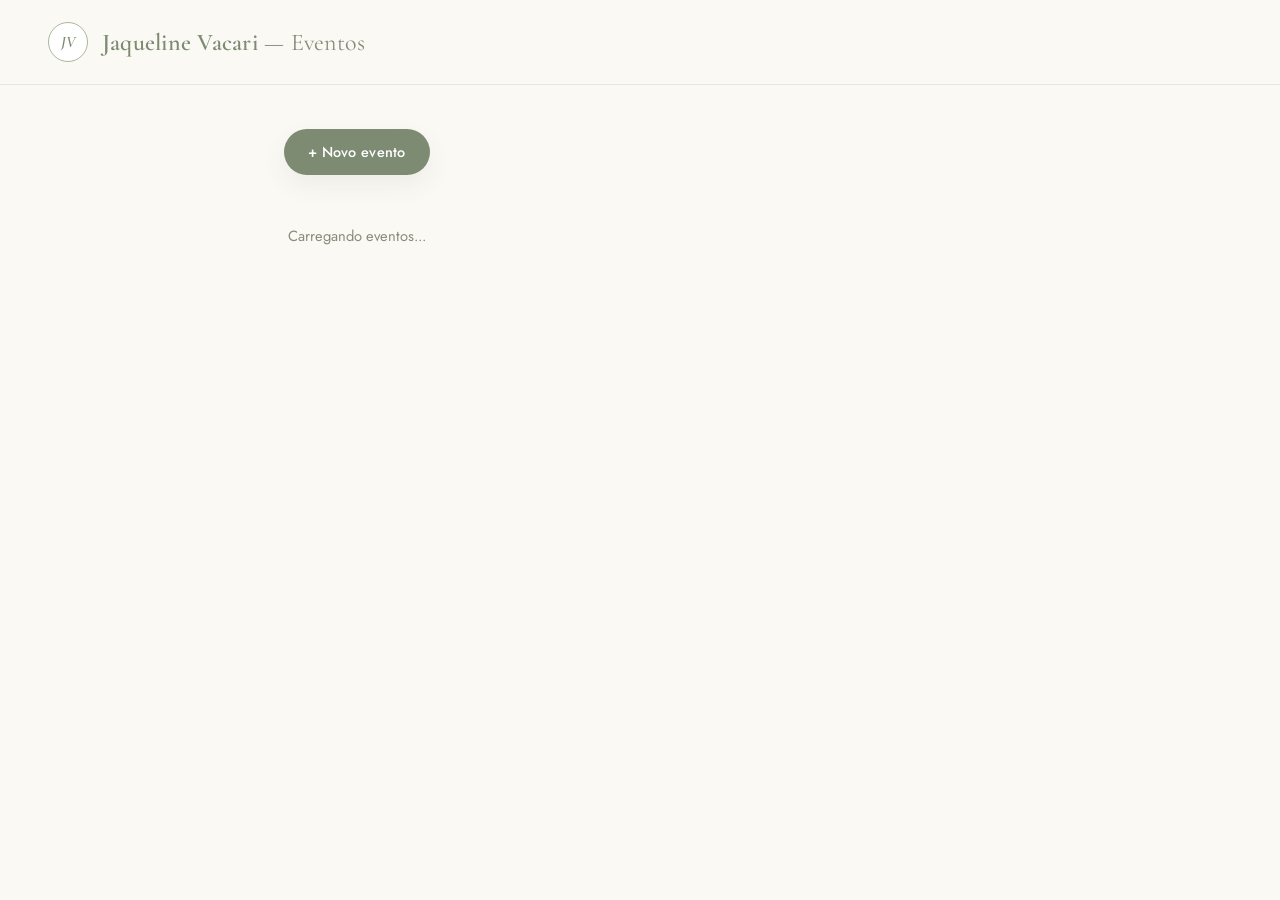
<file: index.html>
<!DOCTYPE html>
<html lang="pt-BR">
<head>
<meta charset="UTF-8">
<meta name="viewport" content="width=device-width, initial-scale=1.0">
<title>Jaqueline Vacari — Eventos</title>
<link rel="preconnect" href="https://fonts.googleapis.com">
<link href="https://fonts.googleapis.com/css2?family=Cormorant+Garamond:ital,wght@0,400;0,500;0,600;1,400;1,500&family=Jost:wght@300;400;500;600&display=swap" rel="stylesheet">
<link rel="manifest" href="manifest.json">
<style>
  :root{
    --sage-deep:   #7C8B72;
    --sage:        #A9B79E;
    --sage-light:  #E1E8DA;
    --cream:       #FBF9F4;
    --white:       #FFFFFF;
    --ink:         #3B3C32;
    --ink-soft:    #8A8B7C;
    --gold:        #BFA06A;
    --gold-soft:   #F1E9D6;
    --green:       #6E9575;
    --border:      #EAE6DC;
    --shadow:      0 10px 26px rgba(60,64,45,0.07);
    --shadow-hover:0 16px 32px rgba(60,64,45,0.13);
  }

  *{ box-sizing:border-box; margin:0; padding:0; }

  body{
    font-family:'Jost', sans-serif;
    background:var(--cream);
    color:var(--ink);
    min-height:100vh;
  }

  header{
    display:flex;
    align-items:center;
    gap:14px;
    padding:22px 48px;
    border-bottom:1px solid var(--border);
    background:var(--cream);
  }

  .logo{
    width:40px; height:40px;
    border-radius:50%;
    border:1.5px solid var(--sage);
    background:var(--white);
    display:flex; align-items:center; justify-content:center;
    font-family:'Cormorant Garamond', serif;
    font-style:italic;
    font-weight:600;
    font-size:1rem;
    color:var(--sage-deep);
    flex-shrink:0;
  }

  h1{
    font-family:'Cormorant Garamond', serif;
    font-weight:600;
    font-size:1.5rem;
    color:var(--sage-deep);
    letter-spacing:0.01em;
  }

  h1 span{
    font-weight:400;
    color:var(--ink-soft);
  }

  main{
    max-width:760px;
    margin:0 auto;
    padding:44px 24px 60px;
  }

  .btn-new{
    display:inline-flex;
    align-items:center;
    gap:8px;
    background:var(--sage-deep);
    color:var(--white);
    border:none;
    padding:13px 24px;
    border-radius:100px;
    font-family:'Jost', sans-serif;
    font-size:0.9rem;
    font-weight:500;
    letter-spacing:0.02em;
    cursor:pointer;
    box-shadow:var(--shadow);
    transition:transform 0.2s ease, box-shadow 0.2s ease, background 0.2s ease;
    margin-bottom:30px;
  }

  .btn-new:hover{
    transform:translateY(-2px);
    box-shadow:var(--shadow-hover);
    background:#6d7c64;
  }

  .events{
    display:flex;
    flex-direction:column;
    gap:16px;
  }

  .texto-vazio{
    color:var(--ink-soft);
    font-size:0.92rem;
    padding:20px 4px;
  }

  .card-evento{
    background:var(--white);
    border:1px solid var(--border);
    border-radius:20px;
    padding:22px 26px;
    display:block;
    text-decoration:none;
    color:inherit;
    transition:transform 0.2s ease, box-shadow 0.2s ease, border-color 0.2s ease;
  }

  .card-evento:hover{
    transform:translateY(-3px);
    box-shadow:var(--shadow-hover);
    border-color:var(--sage-light);
  }

  .card-evento__topo{
    display:flex;
    justify-content:space-between;
    align-items:flex-start;
    gap:16px;
    margin-bottom:4px;
  }

  .card-evento__topo h3{
    font-family:'Cormorant Garamond', serif;
    font-weight:600;
    font-size:1.4rem;
  }

  .card-evento > p{
    font-size:0.86rem;
    color:var(--ink-soft);
    margin-bottom:12px;
  }

  .resumo-convidados{
    display:flex;
    align-items:center;
    gap:18px;
    font-size:0.86rem;
    color:var(--ink-soft);
  }

  .resumo-convidados__item--presente{
    color:var(--green);
    font-weight:500;
  }

  .badge{
    padding:6px 14px;
    border-radius:100px;
    font-size:0.74rem;
    font-weight:500;
    letter-spacing:0.03em;
    white-space:nowrap;
    flex-shrink:0;
  }

  .badge--ativo{ background:var(--sage-light); color:var(--sage-deep); }
  .badge--finalizado{ background:#EEE; color:var(--ink-soft); }

  /* Modal de novo evento */
  .modal{
    display:none;
    position:fixed;
    inset:0;
    background:rgba(59,60,50,0.4);
    align-items:center;
    justify-content:center;
    padding:20px;
    z-index:100;
  }

  .modal.modal--visivel{ display:flex; }

  .modal__conteudo{
    background:var(--white);
    border-radius:20px;
    padding:32px;
    max-width:480px;
    width:100%;
    max-height:86vh;
    overflow-y:auto;
    box-shadow:var(--shadow-hover);
  }

  .modal__topo{
    display:flex;
    justify-content:space-between;
    align-items:center;
    margin-bottom:22px;
  }

  .modal__topo h2{
    font-family:'Cormorant Garamond', serif;
    font-weight:600;
    font-size:1.3rem;
    color:var(--sage-deep);
  }

  #btn-fechar-modal{
    background:none;
    border:none;
    font-size:1.2rem;
    color:var(--ink-soft);
    cursor:pointer;
    line-height:1;
  }

  label{
    display:block;
    font-size:0.8rem;
    color:var(--ink-soft);
    margin:16px 0 6px;
  }

  input[type="text"], input[type="date"]{
    width:100%;
    padding:10px 14px;
    border:1px solid var(--border);
    border-radius:10px;
    font-family:'Jost', sans-serif;
    font-size:0.9rem;
    color:var(--ink);
  }

  .linha-convidado-novo{
    display:flex;
    gap:8px;
    margin-bottom:8px;
  }

  .linha-convidado-novo__mesa{ max-width:90px; }

  .botao-remover{
    background:none;
    border:none;
    color:var(--ink-soft);
    cursor:pointer;
    font-size:1rem;
  }

  .btn-secundario{
    background:var(--sage-light);
    color:var(--sage-deep);
    border:none;
    padding:8px 16px;
    border-radius:100px;
    font-family:'Jost', sans-serif;
    font-size:0.82rem;
    font-weight:500;
    cursor:pointer;
    margin-top:4px;
  }

  #nome-arquivo-selecionado{
    display:block;
    font-size:0.8rem;
    color:var(--ink-soft);
    margin-top:6px;
  }

  .modal__rodape{
    display:flex;
    justify-content:flex-end;
    margin-top:26px;
  }

  .btn-primario{
    background:var(--sage-deep);
    color:var(--white);
    border:none;
    padding:12px 26px;
    border-radius:100px;
    font-family:'Jost', sans-serif;
    font-size:0.9rem;
    font-weight:500;
    cursor:pointer;
  }

  @media (max-width:560px){
    header{ padding:18px 20px; }
    main{ padding:32px 16px 48px; }
  }
</style>
</head>
<body>

  <header>
    <div class="logo">JV</div>
    <h1>Jaqueline Vacari <span>— Eventos</span></h1>
  </header>

  <main>
    <button class="btn-new" id="btn-abrir-modal">+ Novo evento</button>

    <div class="events" id="lista-eventos">
      <p class="texto-vazio">Carregando eventos...</p>
    </div>
  </main>

  <!-- Modal: criar novo evento -->
  <div class="modal" id="modal-novo-evento">
    <div class="modal__conteudo">
      <div class="modal__topo">
        <h2>Novo evento</h2>
        <button type="button" id="btn-fechar-modal" aria-label="Fechar">✕</button>
      </div>

      <form id="form-novo-evento">
        <label for="nomeEvento">Nome do evento</label>
        <input type="text" id="nomeEvento" name="nomeEvento" required>

        <label for="dataEvento">Data</label>
        <input type="date" id="dataEvento" name="dataEvento">

        <label for="local">Local</label>
        <input type="text" id="local" name="local">

        <label>Convidados (opcional agora, dá pra adicionar depois)</label>
        <div id="linhas-convidados"></div>
        <button type="button" class="btn-secundario" id="btn-add-linha-convidado">+ Adicionar convidado</button>

        <label for="input-importar-novo-evento">Ou importar lista (xlsx/csv)</label>
        <input type="file" id="input-importar-novo-evento" accept=".xlsx,.xls,.csv">
        <span id="nome-arquivo-selecionado"></span>

        <div class="modal__rodape">
          <button type="submit" class="btn-primario">Criar evento</button>
        </div>
      </form>
    </div>
  </div>

  <script src="js/config.js"></script>
  <script src="js/api.js"></script>
  <script src="js/ui.js"></script>
  <script src="js/eventos.js"></script>
</body>
</html>
</file>
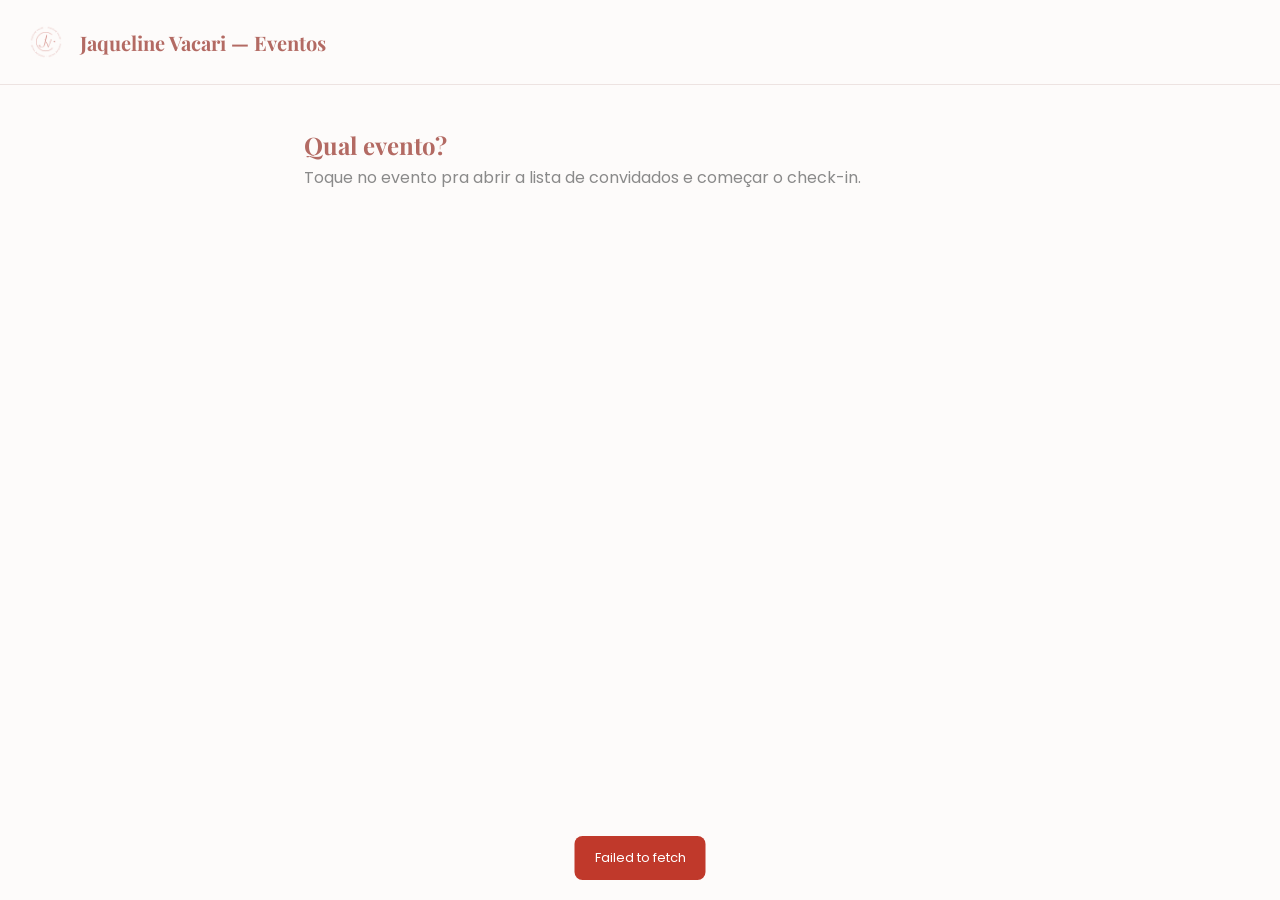
<file: checkin.html>
<!DOCTYPE html>
<html lang="pt-BR">
<head>
  <meta charset="UTF-8">
  <meta name="viewport" content="width=device-width, initial-scale=1.0">
  <title>Check-in — Jaqueline Vacari</title>
  <link rel="icon" href="assets/icons/favicon-32.png">
  <link rel="apple-touch-icon" href="assets/icons/apple-touch-icon.png">
  <meta name="theme-color" content="#CD8680">
  <link rel="preconnect" href="https://fonts.googleapis.com">
  <link href="https://fonts.googleapis.com/css2?family=Playfair+Display:wght@600&family=Poppins:wght@400;500;600&display=swap" rel="stylesheet">
  <link rel="stylesheet" href="css/style.css">
  <style>
    /* Barra de navegação alfabética (A-Z) da tela de check-in.
       Fica fixa na lateral esquerda, tanto no PC quanto no celular. */
    .az-nav{
      display:none; /* CheckIn.iniciar() muda pra 'flex' quando a lista carrega */
      flex-direction:column;
      align-items:center;
      gap:1px;
      position:fixed;
      left:6px;
      top:50%;
      transform:translateY(-50%);
      max-height:82vh;
      overflow-y:auto;
      background:rgba(255,255,255,0.9);
      backdrop-filter:blur(6px);
      border-radius:16px;
      padding:10px 4px;
      box-shadow:0 6px 18px rgba(0,0,0,0.09);
      z-index:40;
      scrollbar-width:none;
    }
    .az-nav::-webkit-scrollbar{ display:none; }

    .az-nav button{
      border:none;
      background:none;
      cursor:pointer;
      font-family: var(--fonte-corpo, 'Poppins', sans-serif);
      font-size:0.66rem;
      font-weight:600;
      color: var(--cor-texto-suave, #9A9A90);
      padding:2.5px 6px;
      border-radius:7px;
      line-height:1.5;
      transition:background 0.15s ease, color 0.15s ease;
    }
    .az-nav button:disabled{ opacity:0.28; cursor:default; }
    .az-nav button:not(:disabled):hover{ background:rgba(0,0,0,0.06); }
    .az-nav button.ativa{
      color:#fff;
      background: var(--cor-destaque-escura, #CD8680);
    }

    .grupo-letra__titulo{
      font-family: var(--fonte-titulo, 'Playfair Display', serif);
      color: var(--cor-destaque-escura, #CD8680);
      font-size:1rem;
      font-weight:600;
      margin:22px 2px 8px;
      padding-bottom:5px;
      border-bottom:1px solid rgba(0,0,0,0.07);
    }
    .grupo-letra:first-child .grupo-letra__titulo{ margin-top:8px; }

    @media (max-width:640px){
      .az-nav{ left:2px; padding:8px 2px; gap:0; }
      .az-nav button{ font-size:0.58rem; padding:1.5px 4px; }
    }
  </style>
</head>
<body>
  <header class="topo-app">
    <img src="assets/icons/icon-192.png" alt="Jaqueline Vacari">
    <h1>Jaqueline Vacari — Eventos</h1>
  </header>

  <nav class="az-nav" id="az-nav" aria-label="Ir para a letra"></nav>

  <main>
    <!-- Tela 1: escolher qual evento (mostrada quando o link não tem ?id=...) -->
    <div id="tela-selecionar-evento">
      <h2 style="font-family: var(--fonte-titulo); color: var(--cor-destaque-escura); margin-bottom: 4px;">Qual evento?</h2>
      <p style="color: var(--cor-texto-suave); margin-top: 0; margin-bottom: 20px;">Toque no evento pra abrir a lista de convidados e começar o check-in.</p>
      <div id="lista-selecionar-evento"></div>
    </div>
    <!-- Tela 2: check-in do evento escolhido -->
    <div id="tela-checkin" style="display:none;">
      <a href="checkin.html" class="link-voltar">← Trocar evento</a>
      <h2 id="nome-evento" style="font-family: var(--fonte-titulo); color: var(--cor-destaque-escura); margin-bottom: 2px; text-align:center;"></h2>
      <p id="info-evento" style="color: var(--cor-texto-suave); margin-top: 0; text-align:center;"></p>
      <div class="contador-presenca" id="contador-presenca">— / — presentes</div>
      <input type="text" id="busca-convidado" class="busca-convidado" placeholder="Buscar convidado pelo nome…">
      <div id="lista-checkin"></div>
    </div>
  </main>
  <div class="toast" id="toast"></div>
  <div class="loading" id="loading">Carregando…</div>
  <script src="js/config.js"></script>
  <script src="js/api.js"></script>
  <script src="js/ui.js"></script>
  <script src="js/checkin.js"></script>
</body>
</html>
</file>
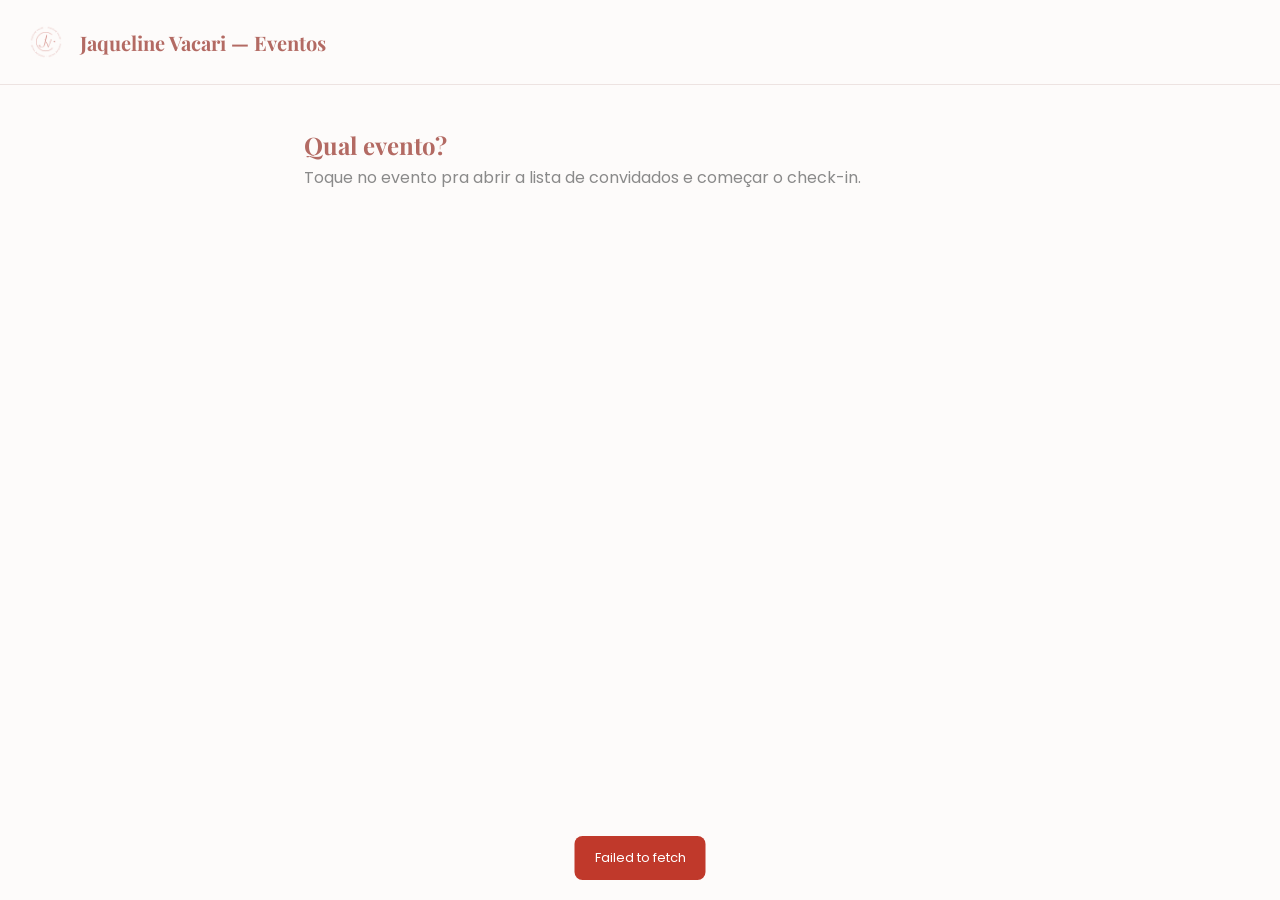
<file: checking.html>
<!DOCTYPE html>
<html lang="pt-BR">
<head>
  <meta charset="UTF-8">
  <meta name="viewport" content="width=device-width, initial-scale=1.0">
  <title>Check-in — Jaqueline Vacari</title>

  <link rel="icon" href="assets/icons/favicon-32.png">
  <link rel="apple-touch-icon" href="assets/icons/apple-touch-icon.png">
  <meta name="theme-color" content="#CD8680">

  <link rel="preconnect" href="https://fonts.googleapis.com">
  <link href="https://fonts.googleapis.com/css2?family=Playfair+Display:wght@600&family=Poppins:wght@400;500;600&display=swap" rel="stylesheet">
  <link rel="stylesheet" href="css/style.css">
</head>
<body>

  <header class="topo-app">
    <img src="assets/icons/icon-192.png" alt="Jaqueline Vacari">
    <h1>Jaqueline Vacari — Eventos</h1>
  </header>

  <main>

    <!-- Tela 1: escolher qual evento (mostrada quando o link não tem ?id=...) -->
    <div id="tela-selecionar-evento">
      <h2 style="font-family: var(--fonte-titulo); color: var(--cor-destaque-escura); margin-bottom: 4px;">Qual evento?</h2>
      <p style="color: var(--cor-texto-suave); margin-top: 0; margin-bottom: 20px;">Toque no evento pra abrir a lista de convidados e começar o check-in.</p>
      <div id="lista-selecionar-evento"></div>
    </div>

    <!-- Tela 2: check-in do evento escolhido -->
    <div id="tela-checkin" style="display:none;">
      <a href="checkin.html" class="link-voltar">← Trocar evento</a>
      <h2 id="nome-evento" style="font-family: var(--fonte-titulo); color: var(--cor-destaque-escura); margin-bottom: 2px; text-align:center;"></h2>
      <p id="info-evento" style="color: var(--cor-texto-suave); margin-top: 0; text-align:center;"></p>

      <div class="contador-presenca" id="contador-presenca">— / — presentes</div>

      <input type="text" id="busca-convidado" class="busca-convidado" placeholder="Buscar convidado pelo nome…">

      <div id="lista-checkin"></div>
    </div>
  </main>

  <div class="toast" id="toast"></div>
  <div class="loading" id="loading">Carregando…</div>

  <script src="js/config.js"></script>
  <script src="js/api.js"></script>
  <script src="js/ui.js"></script>
  <script src="js/checkin.js"></script>
</body>
</html>
</file>
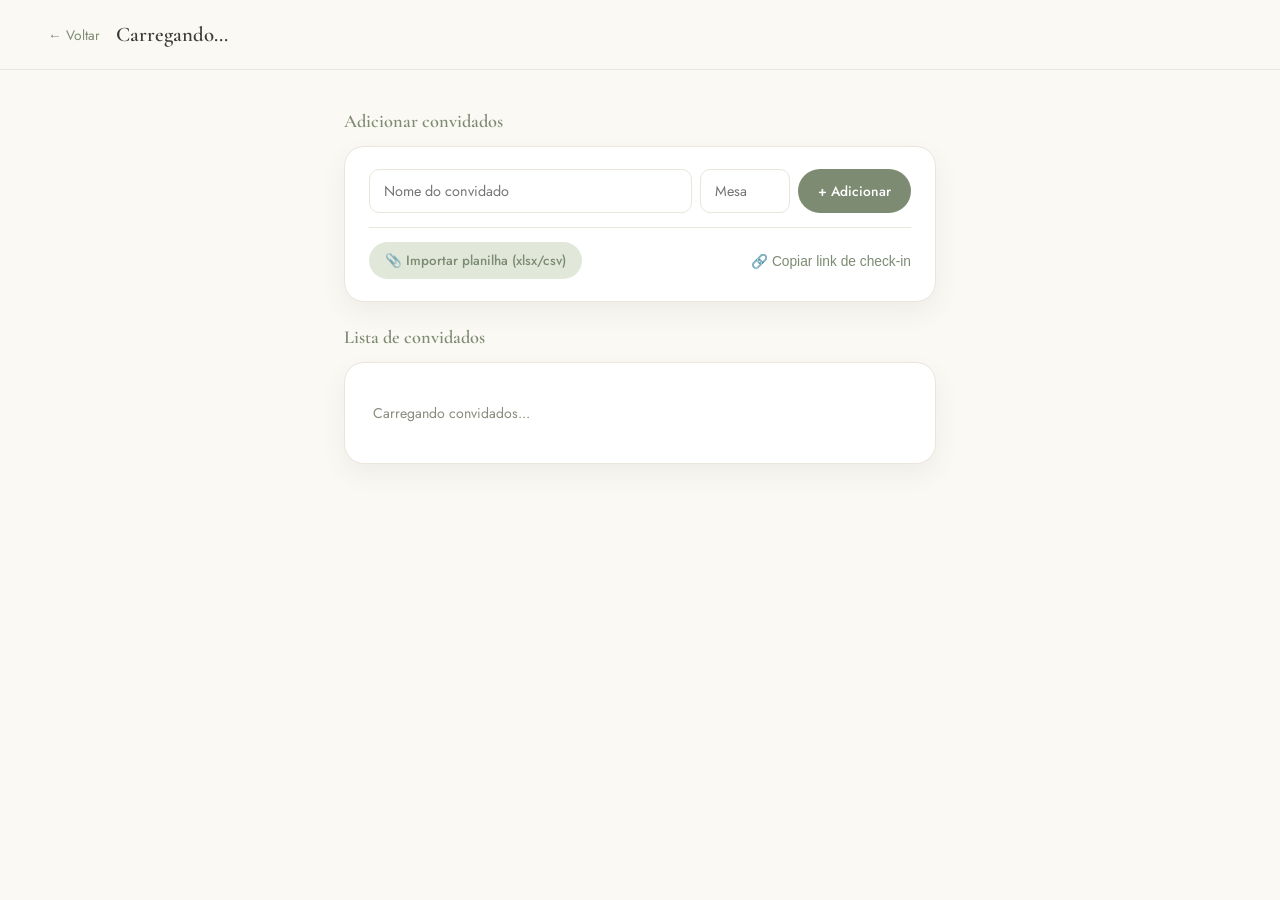
<file: convidados.html>
<!DOCTYPE html>
<html lang="pt-BR">
<head>
<meta charset="UTF-8">
<meta name="viewport" content="width=device-width, initial-scale=1.0">
<title>Jaqueline Vacari — Convidados</title>
<link rel="preconnect" href="https://fonts.googleapis.com">
<link href="https://fonts.googleapis.com/css2?family=Cormorant+Garamond:ital,wght@0,500,600;1,400&family=Jost:wght@300;400;500;600&display=swap" rel="stylesheet">
<link rel="manifest" href="manifest.json">
<style>
  :root{
    --sage-deep:   #7C8B72;
    --sage:        #A9B79E;
    --sage-light:  #E1E8DA;
    --cream:       #FBF9F4;
    --white:       #FFFFFF;
    --ink:         #3B3C32;
    --ink-soft:    #8A8B7C;
    --gold:        #BFA06A;
    --gold-soft:   #F1E9D6;
    --green:       #6E9575;
    --border:      #EAE6DC;
    --shadow:      0 10px 26px rgba(60,64,45,0.07);
    --shadow-hover:0 16px 32px rgba(60,64,45,0.13);
  }

  *{ box-sizing:border-box; margin:0; padding:0; }

  body{
    font-family:'Jost', sans-serif;
    background:var(--cream);
    color:var(--ink);
    min-height:100vh;
  }

  header{
    display:flex;
    align-items:center;
    gap:16px;
    padding:22px 48px;
    border-bottom:1px solid var(--border);
    background:var(--cream);
  }

  .voltar{
    color:var(--sage-deep);
    text-decoration:none;
    font-size:0.86rem;
    display:flex;
    align-items:center;
    gap:6px;
    flex-shrink:0;
  }

  .voltar:hover{ text-decoration:underline; }

  .header-textos{ min-width:0; }

  #nome-evento{
    font-family:'Cormorant Garamond', serif;
    font-weight:600;
    font-size:1.3rem;
    color:var(--ink);
    white-space:nowrap;
    overflow:hidden;
    text-overflow:ellipsis;
  }

  #info-evento{
    font-size:0.8rem;
    color:var(--ink-soft);
  }

  main{
    max-width:640px;
    margin:0 auto;
    padding:40px 24px 60px;
  }

  h2.secao{
    font-family:'Cormorant Garamond', serif;
    font-weight:600;
    font-size:1.15rem;
    color:var(--sage-deep);
    margin-bottom:14px;
  }

  .painel{
    background:var(--white);
    border:1px solid var(--border);
    border-radius:20px;
    padding:22px 24px;
    margin-bottom:24px;
    box-shadow:var(--shadow);
  }

  #form-convidado-manual{
    display:flex;
    gap:8px;
    flex-wrap:wrap;
  }

  #form-convidado-manual input[name="nome"]{ flex:1; min-width:160px; }
  #form-convidado-manual input[name="mesa"]{ width:90px; }

  input[type="text"]{
    padding:11px 14px;
    border:1px solid var(--border);
    border-radius:10px;
    font-family:'Jost', sans-serif;
    font-size:0.9rem;
    color:var(--ink);
  }

  .btn-primario{
    background:var(--sage-deep);
    color:var(--white);
    border:none;
    padding:11px 20px;
    border-radius:100px;
    font-family:'Jost', sans-serif;
    font-size:0.86rem;
    font-weight:500;
    cursor:pointer;
    white-space:nowrap;
  }

  .btn-primario:hover{ background:#6d7c64; }

  .linha-importar{
    display:flex;
    align-items:center;
    gap:12px;
    margin-top:14px;
    padding-top:14px;
    border-top:1px solid var(--border);
    flex-wrap:wrap;
    font-size:0.86rem;
    color:var(--ink-soft);
  }

  .btn-arquivo{
    background:var(--sage-light);
    color:var(--sage-deep);
    padding:9px 16px;
    border-radius:100px;
    font-size:0.84rem;
    font-weight:500;
    cursor:pointer;
  }

  #input-importar{ display:none; }

  .btn-link{
    background:none;
    border:none;
    color:var(--sage-deep);
    font-size:0.86rem;
    font-weight:500;
    cursor:pointer;
    display:flex;
    align-items:center;
    gap:6px;
    margin-left:auto;
  }

  .lista-topo{
    display:flex;
    justify-content:space-between;
    align-items:center;
    margin-bottom:14px;
  }

  #resumo-lista{
    font-size:0.84rem;
    color:var(--green);
    font-weight:500;
  }

  .texto-vazio{
    color:var(--ink-soft);
    font-size:0.88rem;
    padding:18px 4px;
  }

  .linha-convidado{
    display:flex;
    justify-content:space-between;
    align-items:center;
    padding:14px 4px;
    border-bottom:1px solid var(--border);
  }

  .linha-convidado:last-child{ border-bottom:none; }

  .linha-convidado__nome{ font-size:0.92rem; }

  .linha-convidado__mesa{
    font-size:0.78rem;
    color:var(--ink-soft);
    margin-left:8px;
  }

  .linha-convidado__acoes{
    display:flex;
    align-items:center;
    gap:12px;
  }

  .badge{
    padding:5px 12px;
    border-radius:100px;
    font-size:0.72rem;
    font-weight:500;
    white-space:nowrap;
  }

  .badge--presente{ background:var(--sage-light); color:var(--sage-deep); }
  .badge--aguardando{ background:var(--gold-soft); color:#8C6D3E; }

  .botao-remover{
    background:none;
    border:none;
    color:var(--ink-soft);
    cursor:pointer;
    font-size:0.9rem;
  }

  @media (max-width:560px){
    header{ padding:16px 20px; }
    main{ padding:28px 16px 48px; }
  }
</style>
</head>
<body>

  <header>
    <a class="voltar" href="#" id="link-voltar">← Voltar</a>
    <div class="header-textos">
      <div id="nome-evento">Carregando...</div>
      <div id="info-evento"></div>
    </div>
  </header>

  <main>
    <h2 class="secao">Adicionar convidados</h2>
    <div class="painel">
      <form id="form-convidado-manual">
        <input type="text" name="nome" placeholder="Nome do convidado" required>
        <input type="text" name="mesa" placeholder="Mesa">
        <button type="submit" class="btn-primario">+ Adicionar</button>
      </form>

      <div class="linha-importar">
        <label class="btn-arquivo" for="input-importar">📎 Importar planilha (xlsx/csv)</label>
        <input type="file" id="input-importar" accept=".xlsx,.xls,.csv">
        <button type="button" class="btn-link" id="btn-copiar-link-checkin">🔗 Copiar link de check-in</button>
      </div>
    </div>

    <div class="lista-topo">
      <h2 class="secao" style="margin-bottom:0;">Lista de convidados</h2>
      <span id="resumo-lista"></span>
    </div>
    <div class="painel" id="lista-convidados">
      <p class="texto-vazio">Carregando convidados...</p>
    </div>
  </main>

  <script src="js/config.js"></script>
  <script src="js/api.js"></script>
  <script src="js/ui.js"></script>
  <script src="js/convidados.js"></script>
  <script>
    document.getElementById('link-voltar').href =
      `evento.html?id=${new URLSearchParams(window.location.search).get('id') || ''}`;
  </script>
</body>
</html>
</file>
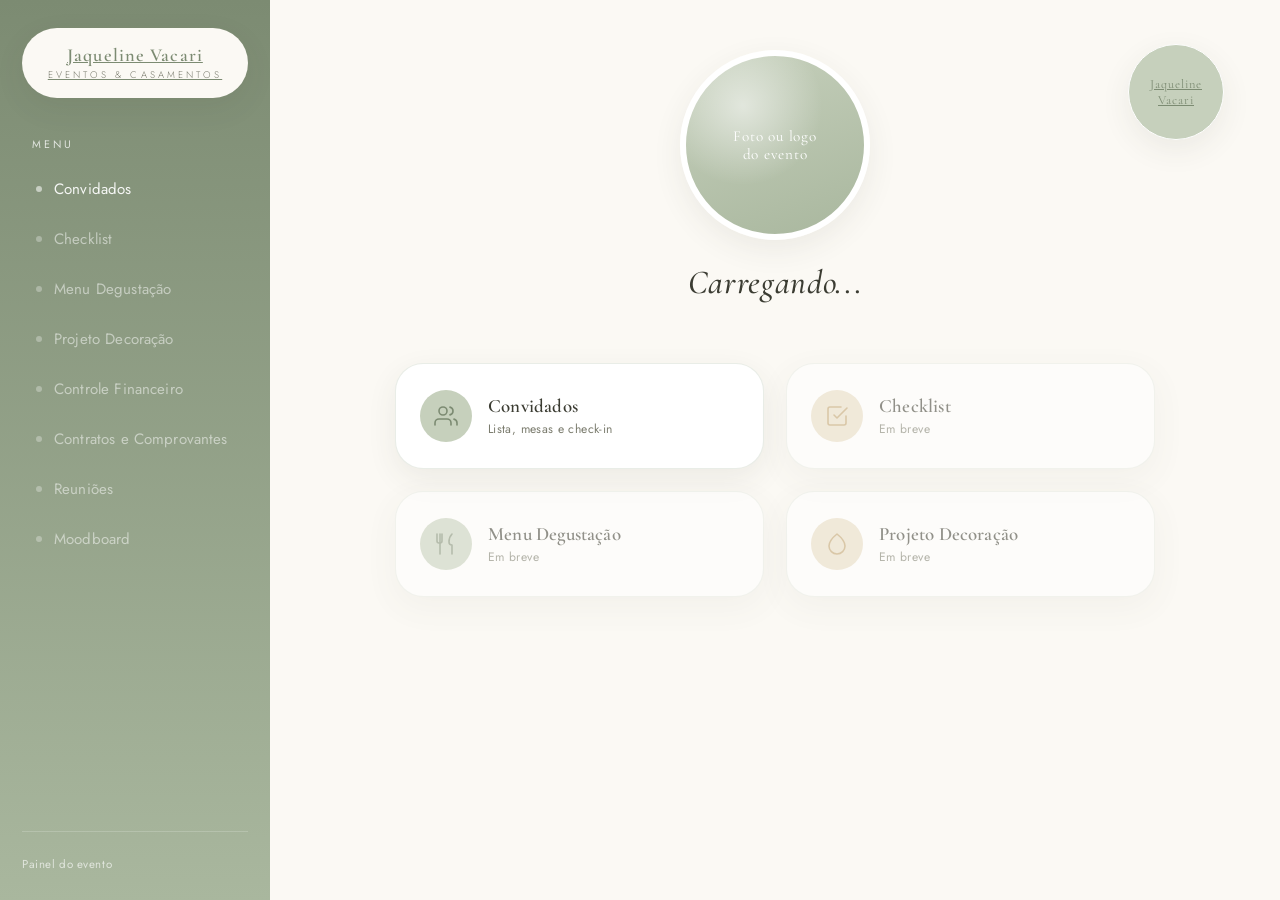
<file: evento.html>
<!DOCTYPE html>
<html lang="pt-BR">
<head>
<meta charset="UTF-8">
<meta name="viewport" content="width=device-width, initial-scale=1.0">
<title>Jaqueline Vacari — Painel do Evento</title>
<link rel="preconnect" href="https://fonts.googleapis.com">
<link href="https://fonts.googleapis.com/css2?family=Cormorant+Garamond:ital,wght@0,400;0,500;0,600;1,400&family=Jost:wght@300;400;500;600&display=swap" rel="stylesheet">
<link rel="manifest" href="manifest.json">
<style>
  :root{
    --sage-deep:   #7C8B72;
    --sage:        #A9B79E;
    --sage-light:  #C6D0BC;
    --cream:       #FBF9F4;
    --white:       #FFFFFF;
    --ink:         #3B3C32;
    --ink-soft:    #7B7C6E;
    --gold:        #BFA06A;
    --gold-soft:   #E8DCC4;
    --shadow:      0 10px 30px rgba(60,64,45,0.08);
    --shadow-hover:0 16px 34px rgba(60,64,45,0.14);
    --radius-lg:   28px;
    --radius-md:   18px;
  }

  *{ box-sizing:border-box; margin:0; padding:0; }

  body{
    font-family:'Jost', sans-serif;
    background:var(--cream);
    color:var(--ink);
    min-height:100vh;
    display:flex;
  }

  .sidebar{
    width:270px;
    min-height:100vh;
    background:linear-gradient(180deg, var(--sage-deep) 0%, var(--sage) 100%);
    padding:28px 22px;
    display:flex;
    flex-direction:column;
    position:sticky;
    top:0;
  }

  .brand{
    background:var(--cream);
    border-radius:100px;
    padding:16px 12px;
    text-align:center;
    font-family:'Cormorant Garamond', serif;
    font-weight:600;
    font-size:1.15rem;
    letter-spacing:0.06em;
    color:var(--sage-deep);
    box-shadow:var(--shadow);
    margin-bottom:38px;
  }

  .brand span{
    display:block;
    font-family:'Jost', sans-serif;
    font-weight:300;
    font-size:0.6rem;
    letter-spacing:0.32em;
    color:var(--ink-soft);
    margin-top:2px;
  }

  .menu-label{
    font-size:0.68rem;
    letter-spacing:0.28em;
    color:rgba(255,255,255,0.75);
    margin:0 10px 14px;
    text-transform:uppercase;
  }

  nav.menu{
    display:flex;
    flex-direction:column;
    gap:4px;
  }

  nav.menu a{
    display:flex;
    align-items:center;
    gap:12px;
    padding:12px 14px;
    border-radius:14px;
    color:rgba(255,255,255,0.92);
    text-decoration:none;
    font-size:0.94rem;
    font-weight:400;
    letter-spacing:0.01em;
    transition:background 0.2s ease, transform 0.2s ease, color 0.2s ease;
  }

  nav.menu a .dot{
    width:6px; height:6px; border-radius:50%;
    background:rgba(255,255,255,0.55);
    flex-shrink:0;
    transition:background 0.2s ease;
  }

  nav.menu a:hover{
    background:rgba(255,255,255,0.14);
    transform:translateX(3px);
  }

  nav.menu a.em-breve{
    opacity:0.55;
    cursor:default;
  }

  nav.menu a.em-breve:hover{
    background:none;
    transform:none;
  }

  .sidebar-footer{
    margin-top:auto;
    padding-top:24px;
    font-size:0.72rem;
    color:rgba(255,255,255,0.65);
    letter-spacing:0.05em;
    border-top:1px solid rgba(255,255,255,0.18);
  }

  main{
    flex:1;
    padding:44px 56px 60px;
    position:relative;
  }

  .top-seal{
    position:absolute;
    top:44px;
    right:56px;
    width:96px; height:96px;
    border-radius:50%;
    background:var(--sage-light);
    display:flex;
    align-items:center;
    justify-content:center;
    text-align:center;
    font-family:'Cormorant Garamond', serif;
    font-size:0.78rem;
    letter-spacing:0.08em;
    color:var(--sage-deep);
    box-shadow:var(--shadow);
    border:1px solid var(--white);
  }

  .hero{
    display:flex;
    flex-direction:column;
    align-items:center;
    text-align:center;
    padding-top:6px;
    margin-bottom:52px;
  }

  .hero-photo{
    width:190px; height:190px;
    border-radius:50%;
    background:
      radial-gradient(circle at 32% 28%, rgba(255,255,255,0.55), transparent 45%),
      linear-gradient(160deg, var(--sage-light), var(--sage));
    display:flex; align-items:center; justify-content:center;
    color:var(--white);
    font-family:'Cormorant Garamond', serif;
    font-size:0.95rem;
    letter-spacing:0.05em;
    box-shadow:var(--shadow);
    border:6px solid var(--white);
    margin-bottom:22px;
  }

  .event-name{
    font-family:'Cormorant Garamond', serif;
    font-style:italic;
    font-weight:500;
    font-size:2.1rem;
    color:var(--ink);
    letter-spacing:0.02em;
  }

  .event-meta{
    margin-top:8px;
    font-size:0.82rem;
    letter-spacing:0.18em;
    text-transform:uppercase;
    color:var(--ink-soft);
  }

  .event-meta .divider{
    display:inline-block;
    width:5px; height:5px;
    background:var(--gold);
    border-radius:50%;
    margin:0 10px;
    vertical-align:middle;
  }

  .grid{
    display:grid;
    grid-template-columns:repeat(2, minmax(240px, 1fr));
    gap:22px;
    max-width:760px;
    margin:0 auto;
  }

  .card{
    background:var(--white);
    border-radius:var(--radius-lg);
    padding:26px 24px;
    display:flex;
    align-items:center;
    gap:16px;
    text-decoration:none;
    color:var(--ink);
    box-shadow:var(--shadow);
    transition:transform 0.22s ease, box-shadow 0.22s ease;
    border:1px solid rgba(169,183,158,0.25);
  }

  .card:hover{
    transform:translateY(-4px);
    box-shadow:var(--shadow-hover);
  }

  .card.em-breve{
    opacity:0.55;
    cursor:default;
    pointer-events:none;
  }

  .card .icon{
    width:52px; height:52px;
    border-radius:50%;
    background:var(--sage-light);
    display:flex; align-items:center; justify-content:center;
    flex-shrink:0;
  }

  .card .icon svg{ width:24px; height:24px; stroke:var(--sage-deep); }

  .card .text strong{
    display:block;
    font-family:'Cormorant Garamond', serif;
    font-weight:600;
    font-size:1.18rem;
    letter-spacing:0.01em;
  }

  .card .text small{
    display:block;
    margin-top:3px;
    font-size:0.76rem;
    color:var(--ink-soft);
    letter-spacing:0.03em;
  }

  .card.accent .icon{ background:var(--gold-soft); }
  .card.accent .icon svg{ stroke:var(--gold); }

  @media (max-width: 860px){
    body{ flex-direction:column; }
    .sidebar{ width:100%; min-height:auto; position:relative; }
    nav.menu{ flex-direction:row; flex-wrap:wrap; }
    .top-seal{ display:none; }
    main{ padding:36px 24px 48px; }
    .grid{ grid-template-columns:1fr; }
  }
</style>
</head>
<body>

  <aside class="sidebar">
    <a href="index.html" class="brand">Jaqueline Vacari<span>EVENTOS &amp; CASAMENTOS</span></a>
    <div class="menu-label">Menu</div>
    <nav class="menu">
      <a href="#" id="menu-convidados"><span class="dot"></span> Convidados</a>
      <a href="#" class="em-breve"><span class="dot"></span> Checklist</a>
      <a href="#" class="em-breve"><span class="dot"></span> Menu Degustação</a>
      <a href="#" class="em-breve"><span class="dot"></span> Projeto Decoração</a>
      <a href="#" class="em-breve"><span class="dot"></span> Controle Financeiro</a>
      <a href="#" class="em-breve"><span class="dot"></span> Contratos e Comprovantes</a>
      <a href="#" class="em-breve"><span class="dot"></span> Reuniões</a>
      <a href="#" class="em-breve"><span class="dot"></span> Moodboard</a>
    </nav>
    <div class="sidebar-footer">Painel do evento</div>
  </aside>

  <main>
    <a href="index.html" class="top-seal">Jaqueline<br>Vacari</a>

    <div class="hero">
      <div class="hero-photo">Foto ou logo<br>do evento</div>
      <div class="event-name" id="event-name">Carregando...</div>
      <div class="event-meta" id="event-meta"></div>
    </div>

    <div class="grid">
      <a href="#" class="card" id="card-convidados">
        <div class="icon"><svg viewBox="0 0 24 24" fill="none" stroke-width="1.6" stroke-linecap="round" stroke-linejoin="round"><path d="M17 21v-2a4 4 0 0 0-4-4H5a4 4 0 0 0-4 4v2"/><circle cx="9" cy="7" r="4"/><path d="M23 21v-2a4 4 0 0 0-3-3.87"/><path d="M16 3.13a4 4 0 0 1 0 7.75"/></svg></div>
        <div class="text"><strong>Convidados</strong><small>Lista, mesas e check-in</small></div>
      </a>

      <a href="#" class="card accent em-breve">
        <div class="icon"><svg viewBox="0 0 24 24" fill="none" stroke-width="1.6" stroke-linecap="round" stroke-linejoin="round"><path d="M9 11l3 3L22 4"/><path d="M21 12v7a2 2 0 0 1-2 2H5a2 2 0 0 1-2-2V5a2 2 0 0 1 2-2h11"/></svg></div>
        <div class="text"><strong>Checklist</strong><small>Em breve</small></div>
      </a>

      <a href="#" class="card em-breve">
        <div class="icon"><svg viewBox="0 0 24 24" fill="none" stroke-width="1.6" stroke-linecap="round" stroke-linejoin="round"><path d="M3 2v7c0 1.1.9 2 2 2h1a2 2 0 0 0 2-2V2"/><path d="M6 2v20"/><path d="M18 2c-2 2-3 4-3 8a3 3 0 0 0 3 3v9"/></svg></div>
        <div class="text"><strong>Menu Degustação</strong><small>Em breve</small></div>
      </a>

      <a href="#" class="card accent em-breve">
        <div class="icon"><svg viewBox="0 0 24 24" fill="none" stroke-width="1.6" stroke-linecap="round" stroke-linejoin="round"><path d="M12 2C7 6 4 10 4 14a8 8 0 0 0 16 0c0-4-3-8-8-12z"/></svg></div>
        <div class="text"><strong>Projeto Decoração</strong><small>Em breve</small></div>
      </a>
    </div>
  </main>

  <script src="js/config.js"></script>
  <script src="js/api.js"></script>
  <script src="js/ui.js"></script>
  <script src="js/painel.js"></script>
</body>
</html>
</file>
<file: css/style.css>
/**
 * style.css
 * -----------------------------------------------------------------------
 * Identidade visual baseada na logo Jaqueline Vacari: rosé/terracota,
 * fundo claro, tipografia serifada delicada nos títulos.
 * -----------------------------------------------------------------------
 */

:root {
  --cor-destaque: #CD8680;
  --cor-destaque-escura: #B36A63;
  --cor-fundo: #FDFBFA;
  --cor-texto: #3A3A3A;
  --cor-texto-suave: #8A8A8A;
  --cor-borda: #EDE3E1;
  --cor-sucesso: #6B9E78;
  --cor-sucesso-fundo: #EEF5EF;
  --fonte-titulo: 'Playfair Display', Georgia, serif;
  --fonte-corpo: 'Poppins', -apple-system, sans-serif;
}

* { box-sizing: border-box; }

body {
  margin: 0;
  background: var(--cor-fundo);
  color: var(--cor-texto);
  font-family: var(--fonte-corpo);
}

.topo-app {
  display: flex;
  align-items: center;
  gap: 12px;
  padding: 20px 24px;
  border-bottom: 1px solid var(--cor-borda);
}

.topo-app img { height: 44px; }

.topo-app h1 {
  font-family: var(--fonte-titulo);
  font-size: 20px;
  color: var(--cor-destaque-escura);
  margin: 0;
}

main {
  max-width: 720px;
  margin: 0 auto;
  padding: 24px;
}

.botao {
  background: var(--cor-destaque);
  color: #fff;
  border: none;
  border-radius: 8px;
  padding: 12px 20px;
  font-family: var(--fonte-corpo);
  font-size: 14px;
  cursor: pointer;
  transition: background .15s ease;
}
.botao:hover { background: var(--cor-destaque-escura); }
.botao--secundario {
  background: transparent;
  color: var(--cor-destaque-escura);
  border: 1px solid var(--cor-destaque);
}
.botao--secundario:hover { background: #FBF1EF; }
.botao--pequeno { padding: 8px 14px; font-size: 13px; }

.card-evento {
  display: block;
  padding: 16px 18px;
  border: 1px solid var(--cor-borda);
  border-radius: 12px;
  margin-bottom: 12px;
  text-decoration: none;
  color: var(--cor-texto);
  transition: box-shadow .15s ease;
}
.card-evento:hover { box-shadow: 0 4px 14px rgba(205,134,128,0.15); }
.card-evento__topo { display: flex; justify-content: space-between; align-items: center; }
.card-evento h3 { font-family: var(--fonte-titulo); margin: 0; font-size: 17px; }
.card-evento p { margin: 6px 0 0; font-size: 13px; color: var(--cor-texto-suave); }

.resumo-convidados { display: flex; gap: 14px; margin-top: 10px; }
.resumo-convidados__item { font-size: 12px; color: var(--cor-texto-suave); }
.resumo-convidados__item--presente { color: var(--cor-sucesso); font-weight: 600; }

.badge {
  font-size: 11px;
  padding: 3px 10px;
  border-radius: 999px;
  font-weight: 600;
}
.badge--ativo { background: #FBF1EF; color: var(--cor-destaque-escura); }
.badge--finalizado { background: #EFEFEF; color: #888; }
.badge--presente { background: var(--cor-sucesso-fundo); color: var(--cor-sucesso); }
.badge--aguardando { background: #F3F3F3; color: var(--cor-texto-suave); }

.texto-vazio { color: var(--cor-texto-suave); font-style: italic; }

.modal {
  display: none;
  position: fixed; inset: 0;
  background: rgba(0,0,0,.35);
  align-items: center; justify-content: center;
  padding: 20px;
}
.modal--visivel { display: flex; }
.modal__conteudo {
  background: #fff;
  border-radius: 14px;
  padding: 24px;
  width: 100%; max-width: 440px;
  max-height: 88vh;
  overflow-y: auto;
}
.modal__conteudo h2 { font-family: var(--fonte-titulo); color: var(--cor-destaque-escura); margin-top: 0; }

.campo { margin-bottom: 14px; display: flex; flex-direction: column; gap: 6px; }
.campo label { font-size: 13px; color: var(--cor-texto-suave); }
.campo input {
  padding: 10px 12px;
  border: 1px solid var(--cor-borda);
  border-radius: 8px;
  font-family: var(--fonte-corpo);
  font-size: 14px;
}

.acoes-checklist { display: flex; gap: 10px; flex-wrap: wrap; margin-bottom: 20px; }

/* --- Bloco "convidados" dentro do modal de novo evento --- */
.secao-convidados-modal {
  margin-top: 18px;
  padding-top: 18px;
  border-top: 1px solid var(--cor-borda);
}
.secao-convidados-modal > label {
  font-size: 13px;
  color: var(--cor-texto-suave);
  display: block;
  margin-bottom: 10px;
}
.linha-convidado-novo {
  display: grid;
  grid-template-columns: 1fr 90px auto;
  gap: 8px;
  margin-bottom: 8px;
}
.linha-convidado-novo input {
  padding: 9px 10px;
  border: 1px solid var(--cor-borda);
  border-radius: 7px;
  font-family: var(--fonte-corpo);
  font-size: 13px;
}
.botao-remover {
  background: none;
  border: none;
  color: var(--cor-texto-suave);
  cursor: pointer;
  font-size: 15px;
  padding: 0 4px;
}
.botao-remover:hover { color: #C0392B; }

.separador-ou {
  text-align: center;
  color: var(--cor-texto-suave);
  font-size: 12px;
  margin: 14px 0;
  text-transform: uppercase;
  letter-spacing: .05em;
}

.nome-arquivo-selecionado {
  font-size: 12px;
  color: var(--cor-texto-suave);
  display: block;
  margin-top: 6px;
}

/* --- Tela de detalhe do evento: lista de convidados --- */
.caixa-compartilhar {
  display: flex;
  gap: 8px;
  align-items: center;
  background: #FBF1EF;
  border: 1px solid var(--cor-borda);
  border-radius: 10px;
  padding: 10px 12px;
  margin-bottom: 20px;
}
.caixa-compartilhar input {
  flex: 1;
  border: none;
  background: transparent;
  font-size: 12px;
  color: var(--cor-texto-suave);
  min-width: 0;
}
.caixa-compartilhar input:focus { outline: none; }

.lista-cabecalho {
  display: flex;
  justify-content: space-between;
  align-items: baseline;
  margin-bottom: 8px;
}
.lista-cabecalho h4 { font-family: var(--fonte-titulo); color: var(--cor-destaque-escura); margin: 0; }
#resumo-lista { font-size: 12px; color: var(--cor-texto-suave); }

.linha-convidado {
  display: flex;
  justify-content: space-between;
  align-items: center;
  padding: 12px 0;
  border-bottom: 1px solid var(--cor-borda);
}
.linha-convidado__info { display: flex; flex-direction: column; gap: 2px; }
.linha-convidado__nome { font-size: 14px; }
.linha-convidado__mesa { font-size: 12px; color: var(--cor-texto-suave); }
.linha-convidado__acoes { display: flex; align-items: center; gap: 10px; }

/* --- Tela pública de check-in --- */
.contador-presenca {
  font-family: var(--fonte-titulo);
  font-size: 22px;
  color: var(--cor-destaque-escura);
  text-align: center;
  margin: 4px 0 18px;
}

.busca-convidado {
  width: 100%;
  padding: 12px 14px;
  border: 1px solid var(--cor-borda);
  border-radius: 10px;
  font-family: var(--fonte-corpo);
  font-size: 15px;
  margin-bottom: 16px;
}

.linha-checkin {
  display: flex;
  align-items: center;
  justify-content: space-between;
  gap: 14px;
  width: 100%;
  padding: 14px 16px;
  margin-bottom: 8px;
  background: #fff;
  border: 1px solid var(--cor-borda);
  border-radius: 10px;
  font-family: var(--fonte-corpo);
  transition: background .12s ease, border-color .12s ease;
}
.linha-checkin--presente {
  background: var(--cor-sucesso-fundo);
  border-color: var(--cor-sucesso);
}
.linha-checkin__info {
  display: flex;
  align-items: center;
  gap: 10px;
  flex-wrap: wrap;
  min-width: 0;
}
.linha-checkin__nome {
  font-size: 15px;
  color: var(--cor-texto);
  font-weight: 500;
}
.linha-checkin__mesa {
  font-size: 12px;
  color: var(--cor-destaque-escura);
  background: #FBF1EF;
  border: 1px solid var(--cor-destaque);
  border-radius: 999px;
  padding: 2px 10px;
  white-space: nowrap;
  flex-shrink: 0;
}

.botao-checkin {
  flex-shrink: 0;
  border: 1px solid var(--cor-destaque);
  background: var(--cor-destaque);
  color: #fff;
  font-family: var(--fonte-corpo);
  font-weight: 500;
  font-size: 13px;
  padding: 9px 16px;
  border-radius: 999px;
  cursor: pointer;
  white-space: nowrap;
  transition: background .12s ease;
}
.botao-checkin:hover { background: var(--cor-destaque-escura); }
.botao-checkin:active { transform: scale(.97); }
.botao-checkin--feito {
  background: var(--cor-sucesso-fundo);
  border-color: var(--cor-sucesso);
  color: var(--cor-sucesso);
}

.fase-bloco { margin-bottom: 18px; }
.fase-bloco h4 {
  font-family: var(--fonte-titulo);
  color: var(--cor-destaque-escura);
  border-bottom: 1px solid var(--cor-borda);
  padding-bottom: 6px;
}

.aviso-finalizado {
  display: none;
  background: #FBF1EF;
  border: 1px solid var(--cor-destaque);
  border-radius: 8px;
  padding: 12px 16px;
  font-size: 13px;
  margin-bottom: 16px;
}

.rodape-evento { margin-top: 24px; text-align: right; }

.link-voltar {
  display: inline-block;
  margin-bottom: 16px;
  color: var(--cor-texto-suave);
  text-decoration: none;
  font-size: 13px;
}

.toast {
  position: fixed;
  bottom: 20px; left: 50%;
  transform: translateX(-50%) translateY(20px);
  background: #C0392B;
  color: #fff;
  padding: 12px 20px;
  border-radius: 8px;
  font-size: 13px;
  opacity: 0;
  transition: all .2s ease;
  pointer-events: none;
  max-width: 90%;
  text-align: center;
}
.toast--visivel { opacity: 1; transform: translateX(-50%) translateY(0); }
.toast--sucesso { background: var(--cor-sucesso); }

.loading {
  display: none;
  position: fixed; inset: 0;
  background: rgba(255,255,255,.6);
  align-items: center; justify-content: center;
  font-family: var(--fonte-titulo);
  color: var(--cor-destaque-escura);
}
.loading--visivel { display: flex; }
</file>
